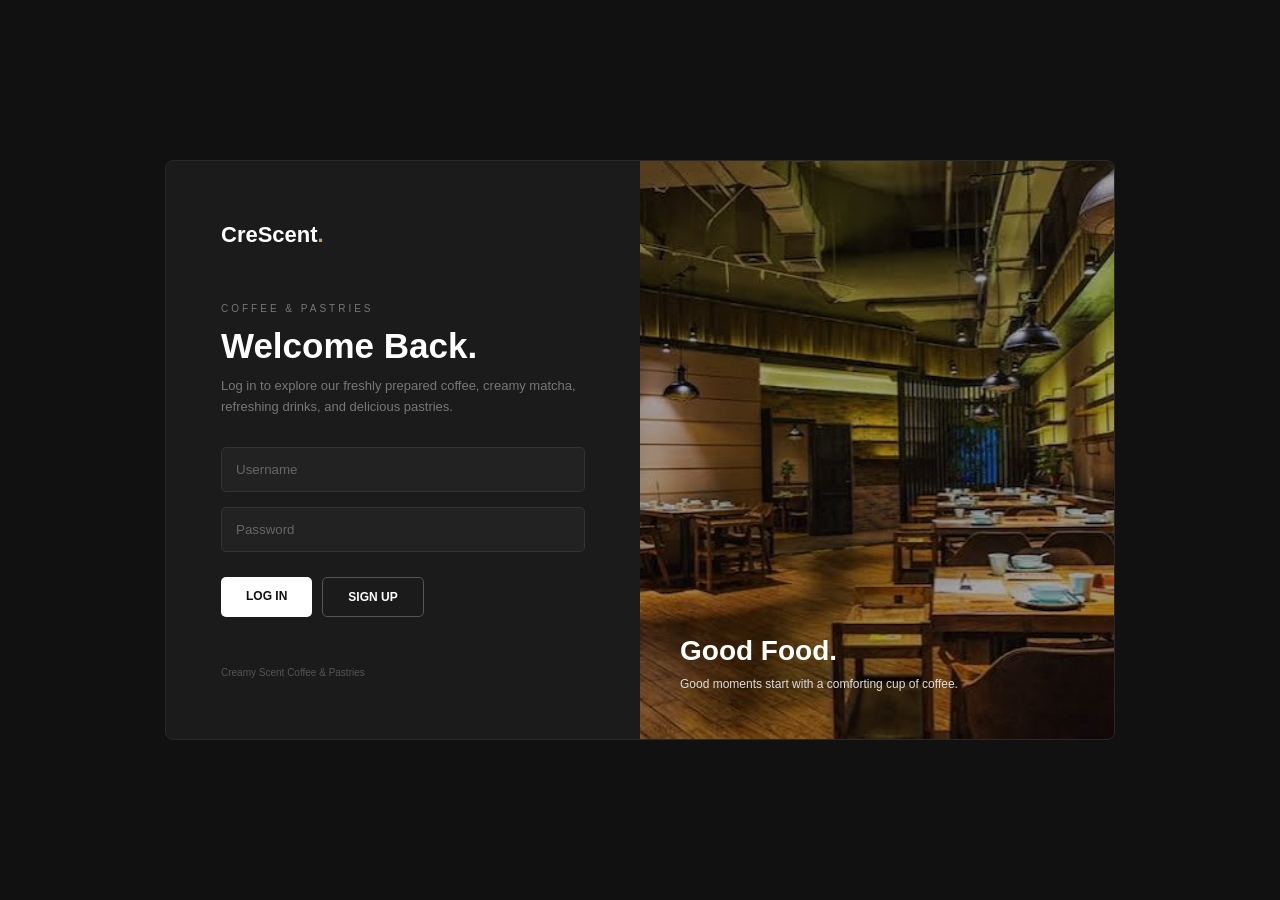
<file: index1.html>
<!DOCTYPE html>
<html>

<head>

    <title>CreScent - Login</title>

    <style>

        * {
            margin: 0;
            padding: 0;
            box-sizing: border-box;
            font-family: Arial, sans-serif;
        }

        body {
            background-color: #111111;
            color: white;

            min-height: 100vh;

            display: flex;
            justify-content: center;
            align-items: center;
        }


        /* LOGIN BOX */

        .login-box {
            width: 950px;
            height: 580px;

            background-color: #1b1b1b;

            display: flex;

            border: 1px solid #292929;
            border-radius: 8px;

            overflow: hidden;
        }


        /* LEFT SIDE */

        .left {
            width: 50%;

            padding: 55px;

            display: flex;
            flex-direction: column;
            justify-content: center;
        }


        /* LOGO */

        .logo {
            font-size: 22px;

            font-weight: bold;

            margin-bottom: 55px;

            color: white;
        }

        .logo span {
            color: #c89b6d;
        }


        /* SMALL TEXT */

        .small-title {
            color: #777777;

            font-size: 10px;

            letter-spacing: 3px;

            margin-bottom: 12px;
        }


        /* LOGIN TITLE */

        h2 {
            font-size: 35px;

            margin-bottom: 10px;

            color: white;
        }

        .description {
            color: #777777;

            font-size: 13px;

            line-height: 1.6;

            margin-bottom: 30px;
        }


        /* INPUTS */

        input {
            width: 100%;

            padding: 14px;

            margin-bottom: 15px;

            background-color: #222222;

            color: white;

            border: 1px solid #333333;

            border-radius: 5px;

            outline: none;
        }

        input:focus {
            border-color: #c89b6d;
        }

        input::placeholder {
            color: #666666;
        }


        /* BUTTONS */

        .buttons {
            display: flex;

            gap: 10px;

            margin-top: 10px;
        }

        .button-class {
            display: inline-block;

            text-decoration: none;

            text-align: center;

            padding: 12px 25px;

            border-radius: 5px;

            font-size: 12px;

            font-weight: bold;

            transition: 0.3s;
        }


        /* LOGIN BUTTON */

        .login-button {
            background-color: white;

            color: #111111;
        }

        .login-button:hover {
            background-color: #c89b6d;

            color: white;
        }


        /* SIGN UP BUTTON */

        .signup-button {
            background-color: transparent;

            color: white;

            border: 1px solid #555555;
        }

        .signup-button:hover {
            background-color: #333333;
        }


        /* BOTTOM TEXT */

        .small-text {
            color: #555555;

            font-size: 10px;

            margin-top: 50px;
        }


        /* RIGHT SIDE */

        .right {
            width: 50%;

            position: relative;

            overflow: hidden;
        }


        .right img {
            width: 100%;

            height: 100%;

            object-fit: cover;
        }


        /* DARK IMAGE OVERLAY */

        .right::after {
            content: "";

            position: absolute;

            top: 0;
            left: 0;

            width: 100%;
            height: 100%;

            background: rgba(0, 0, 0, 0.35);
        }


        /* IMAGE TEXT */

        .image-text {
            position: absolute;

            z-index: 2;

            bottom: 45px;

            left: 40px;

            right: 40px;
        }

        .image-text h3 {
            font-size: 28px;

            margin-bottom: 8px;
        }

        .image-text p {
            color: #dddddd;

            font-size: 12px;

            line-height: 1.6;
        }


        /* MOBILE */

        @media (max-width: 800px) {

            body {
                padding: 20px;
            }

            .login-box {
                width: 100%;

                height: auto;

                flex-direction: column;
            }

            .left {
                width: 100%;

                padding: 40px;
            }

            .right {
                width: 100%;

                height: 250px;
            }

            .logo {
                margin-bottom: 35px;
            }

        }

    </style>

</head>


<body>


    <div class="login-box">


        <!-- ================= LEFT SIDE ================= -->

        <div class="left">


            <div class="logo">
                CreScent<span>.</span>
            </div>


            <div class="small-title">
                COFFEE & PASTRIES
            </div>


            <h2>
                Welcome Back.
            </h2>


            <p class="description">
                Log in to explore our freshly prepared
                coffee, creamy matcha, refreshing drinks,
                and delicious pastries.
            </p>


            <form>


                <input
                    type="text"
                    placeholder="Username"
                >


                <input
                    type="password"
                    placeholder="Password"
                >


                <div class="buttons">


                    <a
                        href="home.html"
                        class="button-class login-button"
                    >
                        LOG IN
                    </a>


                    <a
                        href="sign up.html"
                        class="button-class signup-button"
                    >
                        SIGN UP
                    </a>


                </div>


            </form>


            <p class="small-text">
                Creamy Scent Coffee & Pastries
            </p>


        </div>



        <!-- ================= RIGHT SIDE ================= -->

        <div class="right">


            <img
                src="images.jpg"
                alt="CreScent Coffee"
            >


            <div class="image-text">

                <h3>
                    Good Food.
                </h3>

                <p>
                    Good moments start with a
                    comforting cup of coffee.
                </p>

            </div>


        </div>


    </div>


</body>

</html>
</file>
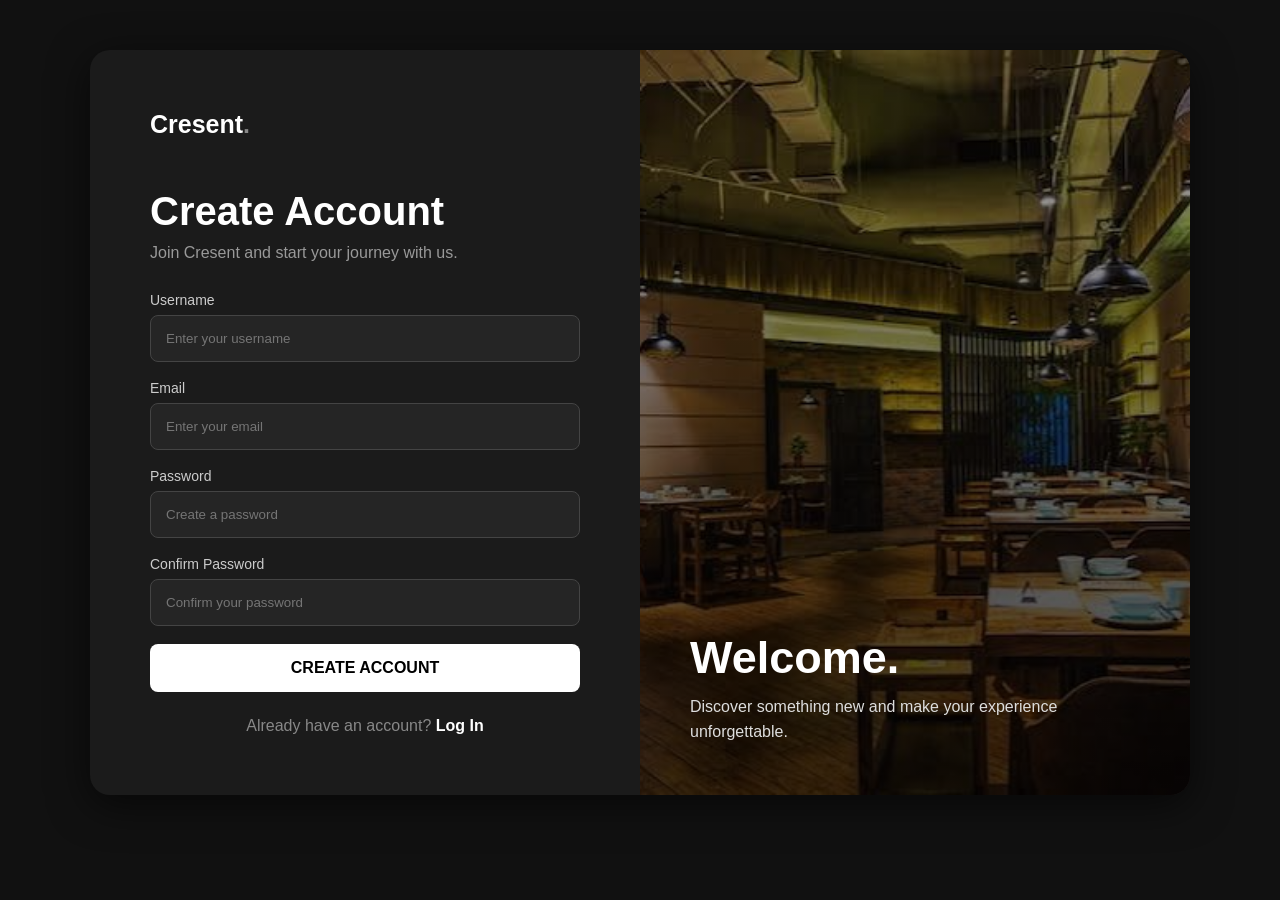
<file: sign up.html>
<!DOCTYPE html>
<html lang="en">

<head>
    <meta charset="UTF-8">
    <meta name="viewport" content="width=device-width, initial-scale=1.0">

    <title>Cresent - Sign Up</title>

    <link rel="stylesheet" href="style.css">

    <style>
        * {
            box-sizing: border-box;
        }

        body {
            margin: 0;
            font-family: Arial, sans-serif;
            background: #111111;
            color: white;
        }

        .signup-container {
            width: 90%;
            max-width: 1100px;
            min-height: 650px;

            margin: 50px auto;

            display: flex;

            background: #1b1b1b;

            border-radius: 20px;

            overflow: hidden;

            box-shadow: 0 10px 40px rgba(0, 0, 0, 0.6);
        }

        /* LEFT SIDE */

        .signup-left {
            width: 50%;
            padding: 60px;

            display: flex;
            flex-direction: column;
            justify-content: center;
        }

        .logo {
            font-size: 25px;
            font-weight: bold;
            margin-bottom: 50px;
        }

        .logo span {
            color: #888888;
        }

        .signup-left h1 {
            font-size: 40px;
            margin-bottom: 10px;
        }

        .signup-left p {
            color: #999999;
            margin-bottom: 30px;
        }

        .input-box {
            margin-bottom: 18px;
        }

        .input-box label {
            display: block;
            margin-bottom: 7px;
            font-size: 14px;
            color: #cccccc;
        }

        .input-box input {
            width: 100%;
            padding: 15px;

            border: 1px solid #444444;
            border-radius: 8px;

            background: #252525;
            color: white;

            outline: none;
        }

        .input-box input:focus {
            border-color: white;
        }

        .signup-button {
            display: block;

            width: 100%;

            padding: 15px;

            margin-top: 10px;

            background: white;
            color: black;

            text-align: center;
            text-decoration: none;

            border-radius: 8px;

            font-weight: bold;

            transition: 0.3s;
        }

        .signup-button:hover {
            background: #cccccc;
            transform: translateY(-2px);
        }

        .login-text {
            text-align: center;
            margin-top: 25px;

            color: #888888;
        }

        .login-text a {
            color: white;
            text-decoration: none;
            font-weight: bold;
        }

        /* RIGHT SIDE */

        .signup-right {
            width: 50%;

            background-image:
                linear-gradient(
                    rgba(0, 0, 0, 0.35),
                    rgba(0, 0, 0, 0.75)
                ),
                url("images.jpg");

            background-size: cover;
            background-position: center;

            display: flex;
            align-items: flex-end;

            padding: 50px;
        }

        .image-text h2 {
            font-size: 45px;
            margin: 0 0 10px 0;
        }

        .image-text p {
            color: #dddddd;
            line-height: 1.6;
        }

        /* MOBILE */

        @media (max-width: 800px) {

            .signup-container {
                flex-direction: column;
                margin: 20px auto;
            }

            .signup-left {
                width: 100%;
                padding: 40px;
            }

            .signup-right {
                width: 100%;
                min-height: 300px;
            }

            .signup-left h1 {
                font-size: 32px;
            }
        }
    </style>

</head>

<body>

    <div class="signup-container">

        <!-- LEFT SIDE -->

        <div class="signup-left">

            <div class="logo">
                Cresent<span>.</span>
            </div>

            <h1>Create Account</h1>

            <p>
                Join Cresent and start your journey with us.
            </p>

            <form>

                <div class="input-box">
                    <label>Username</label>

                    <input
                        type="text"
                        placeholder="Enter your username"
                    >
                </div>

                <div class="input-box">
                    <label>Email</label>

                    <input
                        type="email"
                        placeholder="Enter your email"
                    >
                </div>

                <div class="input-box">
                    <label>Password</label>

                    <input
                        type="password"
                        placeholder="Create a password"
                    >
                </div>

                <div class="input-box">
                    <label>Confirm Password</label>

                    <input
                        type="password"
                        placeholder="Confirm your password"
                    >
                </div>

                <a href="index.html" class="signup-button">
                    CREATE ACCOUNT
                </a>

            </form>

            <div class="login-text">
                Already have an account?
                <a href="index.html">Log In</a>
            </div>

        </div>


        <!-- RIGHT SIDE -->

        <div class="signup-right">

            <div class="image-text">

                <h2>Welcome.</h2>

                <p>
                    Discover something new and make
                    your experience unforgettable.
                </p>

            </div>

        </div>

    </div>

</body>

</html>
</file>
<file: style.css>
* {
    margin: 0;
    padding: 0;
    box-sizing: border-box;
    font-family: Arial, sans-serif;
}

body {
    background: #111111;
    color: white;
}


/* =====================================================
   HEADER
   ===================================================== */

header {
    background: #111111;
    color: white;
    height: 70px;
    padding: 0 7%;

    display: flex;
    align-items: center;
    justify-content: flex-start;

    border-bottom: 1px solid #252525;
}

header h1 {
    font-size: 20px;
    letter-spacing: 0;
}

header p {
    display: none;
}


/* =====================================================
   NAVIGATION
   ===================================================== */

nav {
    position: absolute;
    top: 0;
    right: 7%;

    height: 70px;

    display: flex;
    align-items: center;

    background: transparent;
    padding: 0;
}

nav a {
    color: #ffffff;
    text-decoration: none;

    margin-left: 35px;

    font-size: 12px;
    font-weight: normal;

    transition: 0.3s ease;
}

nav a:hover {
    color: #c89b6d;
}


/* LOG OUT BUTTON */

nav a:last-child {
    border: 1px solid #555555;
    padding: 8px 15px;
    border-radius: 5px;
}

nav a:last-child:hover {
    background: #ffffff;
    color: #111111;
}


/* =====================================================
   HERO
   ===================================================== */

.hero {
    min-height: 390px;

    display: flex;
    align-items: center;
    justify-content: center;

    text-align: center;

    padding: 40px 20px;

    background-image:
        linear-gradient(
            rgba(0, 0, 0, 0.65),
            rgba(0, 0, 0, 0.75)
        ),
        url("https://images.unsplash.com/photo-1495474472287-4d71bcdd2085");

    background-size: cover;
    background-position: center;
}

.hero h2 {
    font-size: 42px;
    color: white;

    max-width: 700px;
    margin: auto;
}

.hero p {
    color: #dddddd;

    margin: 18px auto 25px;

    font-size: 14px;
    line-height: 1.6;

    max-width: 650px;
}


/* HERO BUTTON */

button {
    background: white;
    color: #111111;

    border: none;

    padding: 13px 25px;

    border-radius: 5px;

    cursor: pointer;

    font-weight: bold;

    transition: 0.3s ease;
}

button:hover {
    background: #c89b6d;
    color: white;
}


/* =====================================================
   MENU SECTION
   ===================================================== */

.menu-section {
    padding: 65px 7% 90px;

    background: #111111;
}


/* MENU TITLE */

.menu-section > h2 {
    text-align: center;

    font-size: 28px;

    margin-bottom: 10px;

    color: white;
}


/* MENU DESCRIPTION */

.menu-subtitle {
    max-width: 650px;

    margin: 0 auto 40px;

    text-align: center;

    color: #888888;

    font-size: 13px;

    line-height: 1.7;
}


/* =====================================================
   FOOD GRID
   ===================================================== */

.food-container {
    display: grid;

    grid-template-columns: repeat(3, 1fr);

    gap: 15px;

    max-width: 1100px;

    margin: auto;
}


/* =====================================================
   FOOD CARD
   ===================================================== */

.food-card {
    background: #1b1b1b;

    border: 1px solid #292929;

    border-radius: 6px;

    overflow: hidden;

    cursor: pointer;

    transition: 0.3s ease;
}

.food-card:hover {
    transform: translateY(-7px);

    border-color: #555555;
}


/* =====================================================
   FOOD IMAGE
   ===================================================== */

.food-image {
    width: 100%;

    height: 180px;

    overflow: hidden;

    background: #222222;
}

.food-image img {
    width: 100%;
    height: 100%;

    object-fit: cover;

    display: block;

    transition: 0.4s ease;
}

.food-card:hover .food-image img {
    transform: scale(1.05);
}


/* =====================================================
   FOOD INFORMATION
   ===================================================== */

.food-info {
    padding: 18px;
}

.food-number {
    color: #666666;

    font-size: 10px;

    margin-bottom: 10px;

    letter-spacing: 1px;
}

.food-info h3 {
    color: #c89b6d;

    font-size: 17px;

    margin-bottom: 10px;
}

.food-info p {
    color: #888888;

    font-size: 12px;

    line-height: 1.6;

    min-height: 60px;

    margin-bottom: 12px;
}

.food-info span {
    display: block;

    color: white;

    font-size: 15px;

    font-weight: bold;
}


/* =====================================================
   ABOUT SECTION
   ===================================================== */

.about {
    padding: 80px 7%;

    background: #111111;

    border-top: 1px solid #202020;
}

.about-content {
    max-width: 700px;

    margin: auto;

    text-align: center;
}

.about-content h2 {
    font-size: 30px;

    margin-bottom: 20px;

    color: white;
}

.about-content h2 span {
    color: #777777;
}

.about-content p {
    color: #888888;

    line-height: 1.8;

    font-size: 13px;
}


/* =====================================================
   FOOTER
   ===================================================== */

footer {
    background: #171717;

    border-top: 1px solid #292929;

    padding: 45px 7% 20px;
}

.footer-content {
    max-width: 1000px;

    margin: auto;

    text-align: center;
}

.footer-content h2 {
    font-size: 25px;

    margin-bottom: 10px;
}

.footer-content h2 span {
    color: #777777;
}

.footer-content > p {
    color: #777777;

    font-size: 13px;

    margin-bottom: 25px;
}

.contact-details {
    display: flex;

    flex-wrap: wrap;

    justify-content: center;

    gap: 10px 30px;
}

.contact-details p {
    color: #888888;

    font-size: 13px;
}

.footer-bottom {
    margin-top: 35px;

    padding-top: 18px;

    border-top: 1px solid #292929;

    text-align: center;
}

.footer-bottom p {
    color: #666666;

    font-size: 12px;
}


/* =====================================================
   TABLET
   ===================================================== */

@media (max-width: 900px) {

    .food-container {
        grid-template-columns: repeat(2, 1fr);
    }

}


/* =====================================================
   MOBILE
   ===================================================== */

@media (max-width: 600px) {

    header {
        height: auto;

        padding: 20px;

        justify-content: center;
    }

    header h1 {
        font-size: 20px;
    }

    nav {
        position: static;

        height: auto;

        justify-content: center;

        padding: 15px 10px;

        border-bottom: 1px solid #292929;
    }

    nav a {
        margin: 0 8px;

        font-size: 11px;
    }

    .hero {
        min-height: 350px;
    }

    .hero h2 {
        font-size: 32px;
    }

    .hero p {
        font-size: 13px;
    }

    .food-container {
        grid-template-columns: 1fr;
    }

    .menu-section {
        padding: 55px 5%;
    }

    .about {
        padding: 60px 5%;
    }

    .food-image {
        height: 220px;
    }

}

/* Checkout Section */

.checkout {
    text-align: center;
    padding: 70px 20px;
    background-color: #151515;
    color: white;
}

.checkout h2 {
    font-size: 30px;
    margin-bottom: 10px;
}

.checkout > p {
    color: #cccccc;
    margin-bottom: 30px;
}

.checkout-box {
    width: 450px;
    max-width: 90%;
    margin: auto;
    padding: 30px;
    background-color: #1f1f1f;
    border-radius: 10px;
    text-align: left;
    box-shadow: 0 5px 15px rgba(0,0,0,0.4);
}

.checkout-box h3 {
    text-align: center;
    color: #d99045;
    margin-bottom: 25px;
}

.checkout-box label {
    display: block;
    margin-top: 15px;
    margin-bottom: 5px;
    font-size: 14px;
}

.checkout-box input,
.checkout-box select {
    width: 100%;
    padding: 12px;
    border: none;
    border-radius: 5px;
    background-color: #303030;
    color: white;
}

.checkout-box button {
    width: 100%;
    margin-top: 25px;
    padding: 13px;
    border: none;
    border-radius: 5px;
    background-color: #8b4513;
    color: white;
    font-size: 16px;
    cursor: pointer;
}

.checkout-box button:hover {
    background-color: #a95d24;
}

#order-message {
    text-align: center;
    margin-top: 15px;
    color: #d99045;
}

.order-list {
    margin-top: 20px;
    padding: 15px;
    background-color: #292929;
    border-radius: 5px;
}

.order-list h4 {
    color: #d99045;
    margin-bottom: 10px;
}

.cart-item {
    background-color: #333333;
    padding: 10px;
    margin-bottom: 10px;
    border-radius: 4px;
}

.cart-item button {
    background-color: #8b4513;
    color: white;
    border: none;
    padding: 5px 10px;
    margin-right: 5px;
    cursor: pointer;
    border-radius: 3px;
}

.cart-item button:hover {
    background-color: #a05216;
}

.order-list h3 {
    color: #d99045;
    text-align: right;
}
</file>
